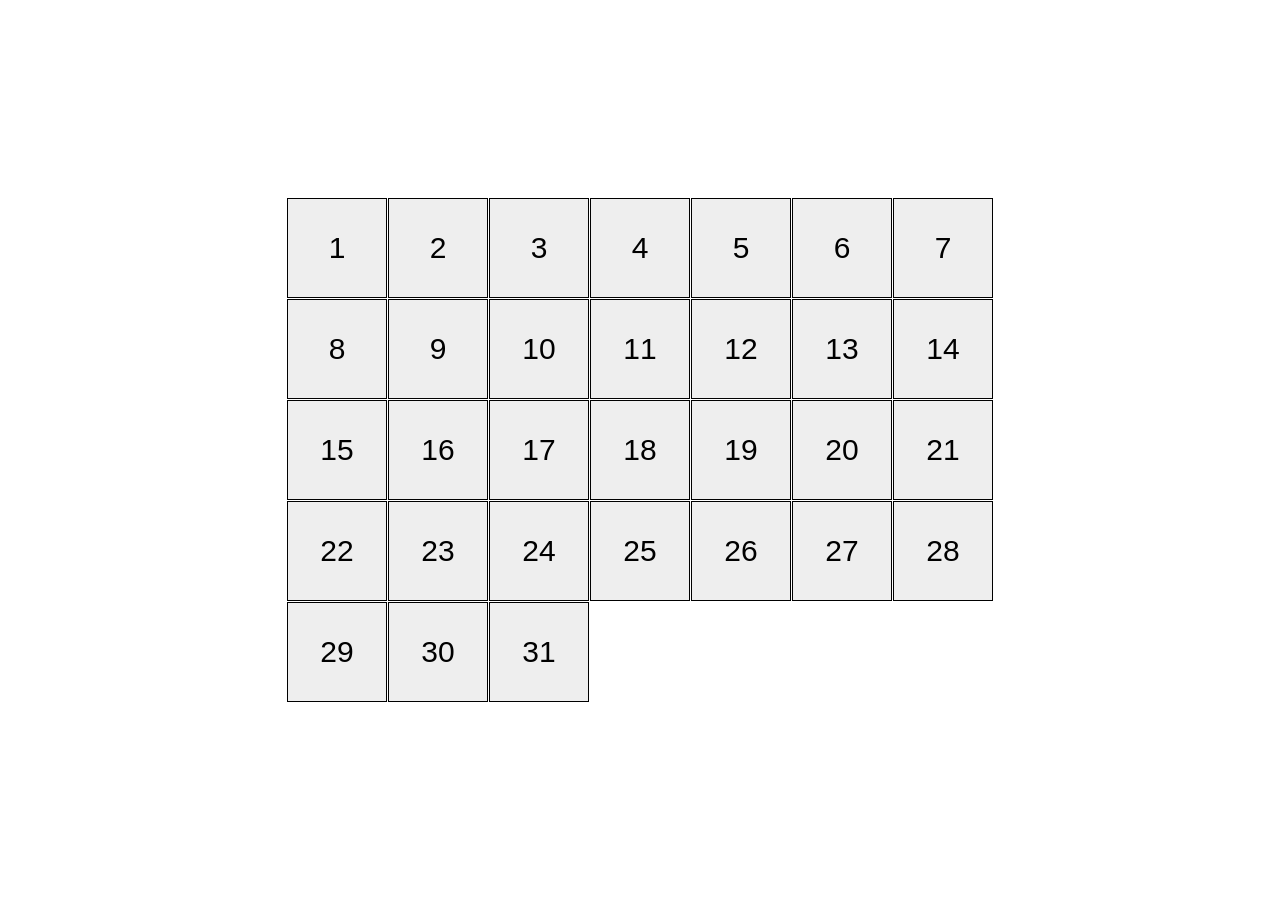
<file: index.html>
<!doctype html><html lang="en"><head><meta charset="utf-8"><meta name="viewport" content="width=device-width, initial-scale=1.0"><title>Calendar</title><link rel="stylesheet" href="index.ac5a9522.css"></head><body> <div class="calendar calendar--month-length-31 calendar--start-day-sun"> <div class="calendar__day"></div> <div class="calendar__day"></div> <div class="calendar__day"></div> <div class="calendar__day"></div> <div class="calendar__day"></div> <div class="calendar__day"></div> <div class="calendar__day"></div> <div class="calendar__day"></div> <div class="calendar__day"></div> <div class="calendar__day"></div> <div class="calendar__day"></div> <div class="calendar__day"></div> <div class="calendar__day"></div> <div class="calendar__day"></div> <div class="calendar__day"></div> <div class="calendar__day"></div> <div class="calendar__day"></div> <div class="calendar__day"></div> <div class="calendar__day"></div> <div class="calendar__day"></div> <div class="calendar__day"></div> <div class="calendar__day"></div> <div class="calendar__day"></div> <div class="calendar__day"></div> <div class="calendar__day"></div> <div class="calendar__day"></div> <div class="calendar__day"></div> <div class="calendar__day"></div> <div class="calendar__day"></div> <div class="calendar__day"></div> <div class="calendar__day"></div> </div> </body></html>
</file>
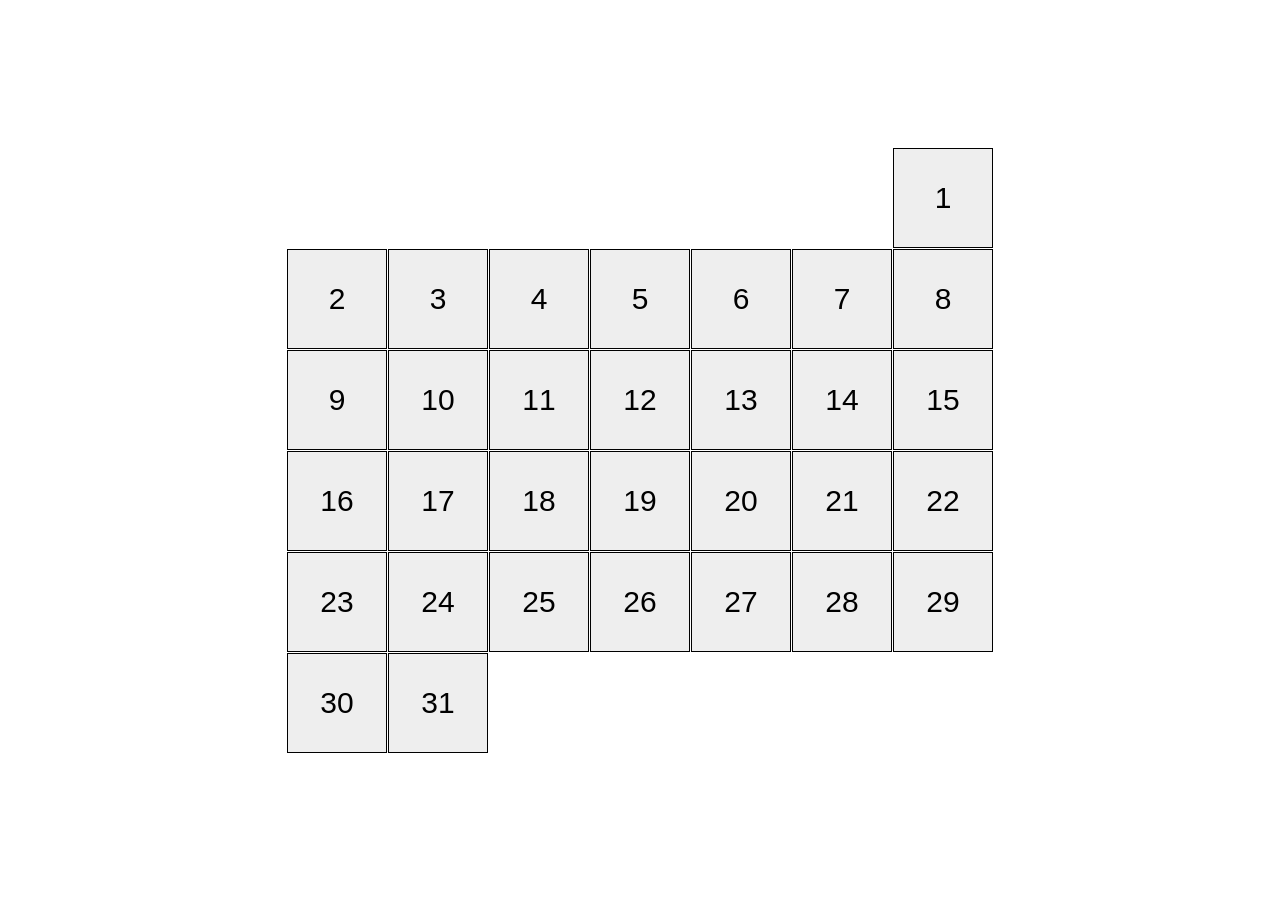
<file: dist/index.html>
<!doctype html><html lang="en"><head><meta charset="utf-8"><meta name="viewport" content="width=device-width, initial-scale=1.0"><title>Calendar</title><link rel="stylesheet" href="index.71eb9db7.css"></head><body> <div class="calendar calendar--month-length-31 calendar--start-day-sun"> <div class="calendar__day"></div> <div class="calendar__day"></div> <div class="calendar__day"></div> <div class="calendar__day"></div> <div class="calendar__day"></div> <div class="calendar__day"></div> <div class="calendar__day"></div> <div class="calendar__day"></div> <div class="calendar__day"></div> <div class="calendar__day"></div> <div class="calendar__day"></div> <div class="calendar__day"></div> <div class="calendar__day"></div> <div class="calendar__day"></div> <div class="calendar__day"></div> <div class="calendar__day"></div> <div class="calendar__day"></div> <div class="calendar__day"></div> <div class="calendar__day"></div> <div class="calendar__day"></div> <div class="calendar__day"></div> <div class="calendar__day"></div> <div class="calendar__day"></div> <div class="calendar__day"></div> <div class="calendar__day"></div> <div class="calendar__day"></div> <div class="calendar__day"></div> <div class="calendar__day"></div> <div class="calendar__day"></div> <div class="calendar__day"></div> <div class="calendar__day"></div> </div> </body></html>
</file>
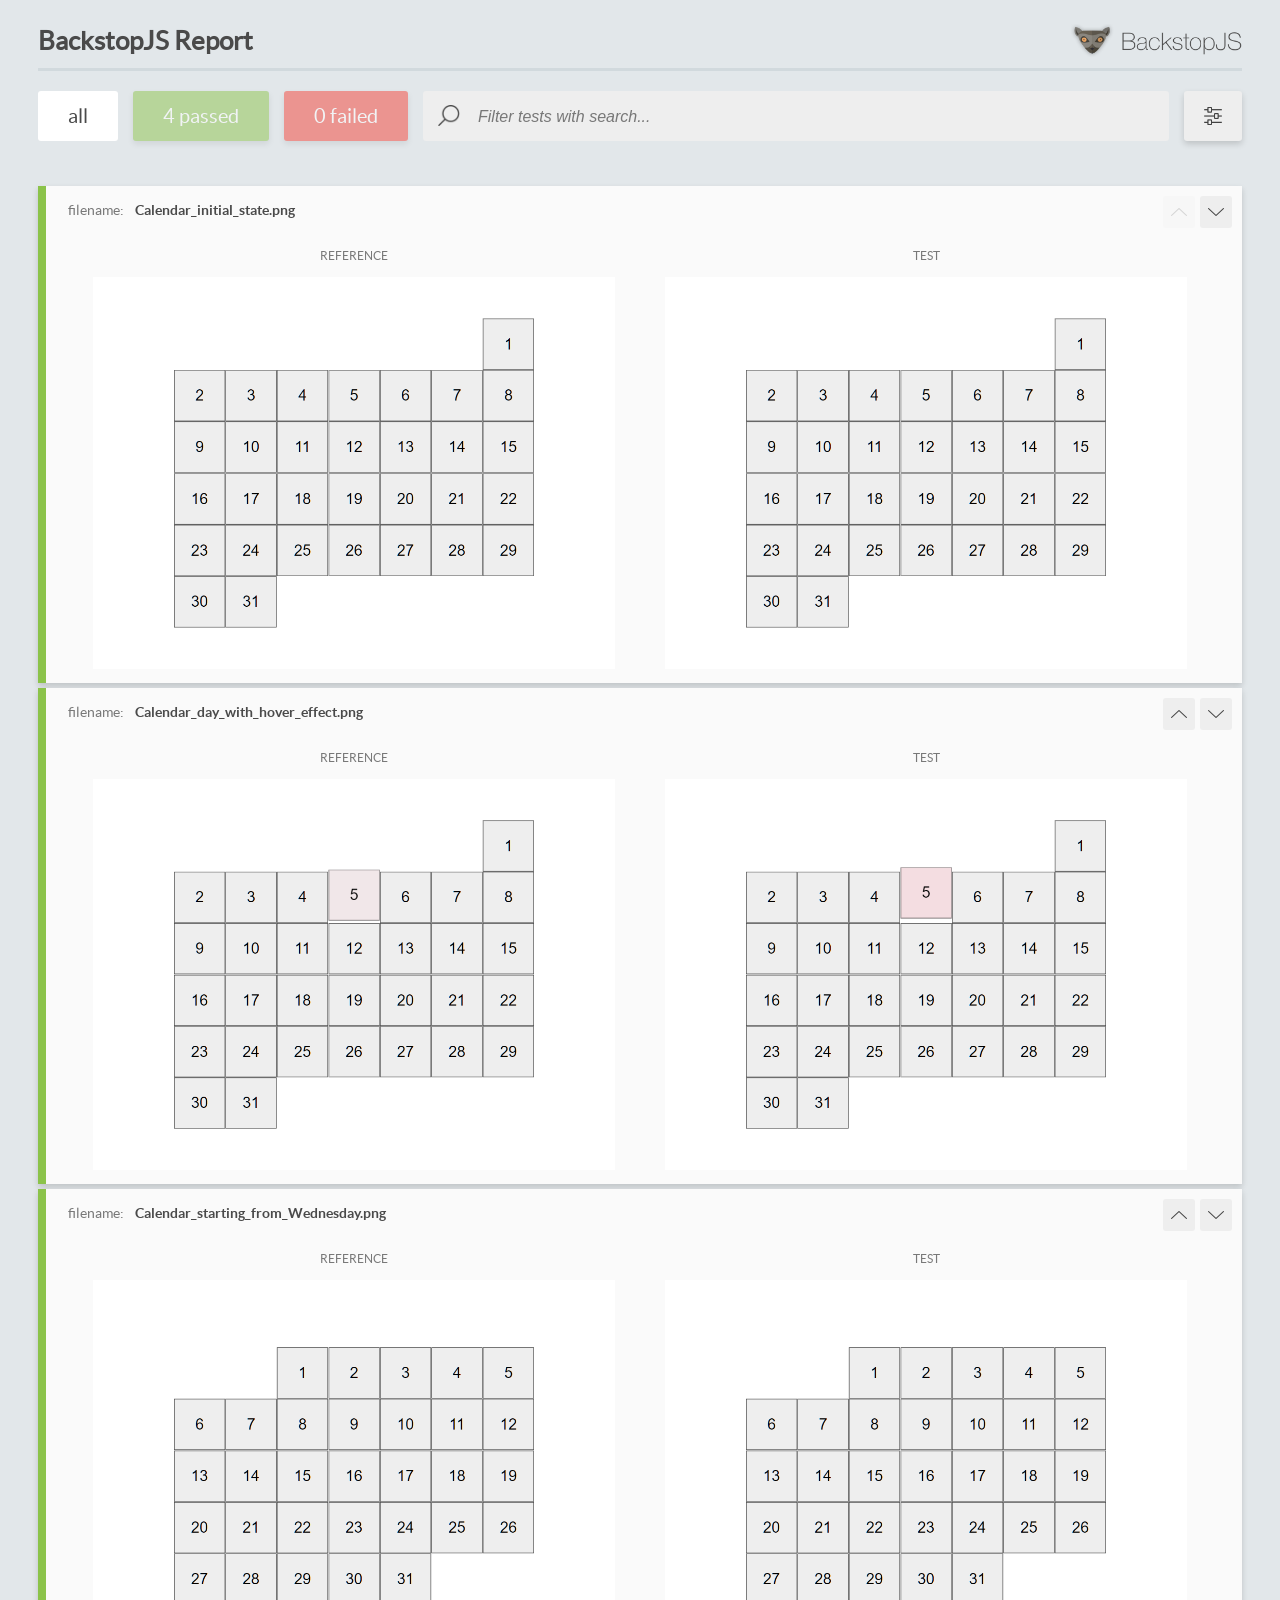
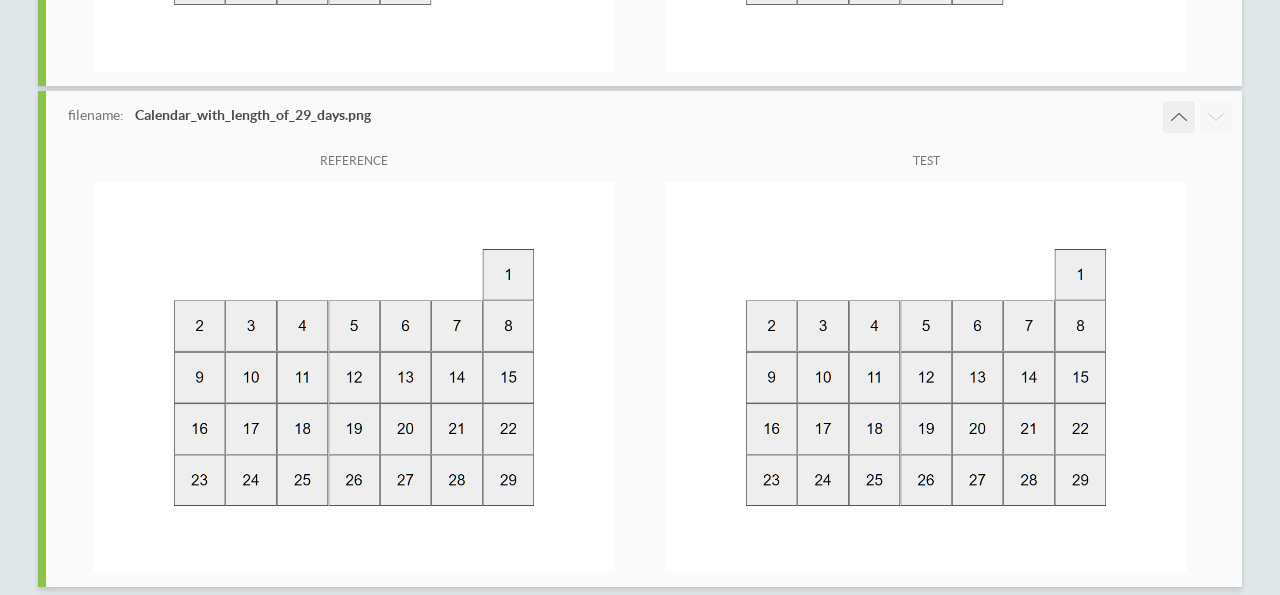
<file: report/html_report/index.html>
<!DOCTYPE html>
<html>
  <head>
    <meta charset="utf-8">
    <!-- Disable Cache -->
    <meta http-equiv="Cache-Control" content="no-cache, no-store, must-revalidate">
    <meta http-equiv="Pragma" content="no-cache">
    <meta http-equiv="Expires" content="0">

    <title>BackstopJS Report</title>

    <style>
      @font-face {
          font-family: 'latoregular';
          src: url('./assets/fonts/lato-regular-webfont.woff2') format('woff2'),
              url('./assets/fonts/lato-regular-webfont.woff') format('woff');
          font-weight: 400;
          font-style: normal;
      }
      @font-face {
          font-family: 'latobold';
          src: url('./assets/fonts/lato-bold-webfont.woff2') format('woff2'),
              url('./assets/fonts/lato-bold-webfont.woff') format('woff');
          font-weight: 700;
          font-style: normal;
      }

      .ReactModal__Body--open {
          overflow: hidden;
      }
      .ReactModal__Body--open .header {
        display: none;
      }

    </style>
  </head>
  <body style="background-color: #E2E7EA">
    <div id="root">

    </div>
    <script>
      function report (report) { // eslint-disable-line no-unused-vars
        window.tests = report;
      }
    </script>
    <script src="config.js"></script>
    <script src="index_bundle.js"></script>
  </body>
</html>
</file>
<file: index.ac5a9522.css>
.calendar{box-sizing:border-box;flex-wrap:wrap;gap:1px;width:726px;padding:10px;display:flex}.calendar__day{box-sizing:border-box;background-color:#eee;border:1px solid #000;width:100px;height:100px;transition:all .5s}.calendar__day:hover{cursor:pointer;background-color:#ffbfcb;transform:translateY(-20px)}.calendar__day:before{justify-content:center;align-items:center;width:100%;height:100%;font-family:Arial,sans-serif;font-size:30px;display:flex}.calendar__day:first-child:before{content:"1"}.calendar__day:nth-child(2):before{content:"2"}.calendar__day:nth-child(3):before{content:"3"}.calendar__day:nth-child(4):before{content:"4"}.calendar__day:nth-child(5):before{content:"5"}.calendar__day:nth-child(6):before{content:"6"}.calendar__day:nth-child(7):before{content:"7"}.calendar__day:nth-child(8):before{content:"8"}.calendar__day:nth-child(9):before{content:"9"}.calendar__day:nth-child(10):before{content:"10"}.calendar__day:nth-child(11):before{content:"11"}.calendar__day:nth-child(12):before{content:"12"}.calendar__day:nth-child(13):before{content:"13"}.calendar__day:nth-child(14):before{content:"14"}.calendar__day:nth-child(15):before{content:"15"}.calendar__day:nth-child(16):before{content:"16"}.calendar__day:nth-child(17):before{content:"17"}.calendar__day:nth-child(18):before{content:"18"}.calendar__day:nth-child(19):before{content:"19"}.calendar__day:nth-child(20):before{content:"20"}.calendar__day:nth-child(21):before{content:"21"}.calendar__day:nth-child(22):before{content:"22"}.calendar__day:nth-child(23):before{content:"23"}.calendar__day:nth-child(24):before{content:"24"}.calendar__day:nth-child(25):before{content:"25"}.calendar__day:nth-child(26):before{content:"26"}.calendar__day:nth-child(27):before{content:"27"}.calendar__day:nth-child(28):before{content:"28"}.calendar__day:nth-child(29):before{content:"29"}.calendar__day:nth-child(30):before{content:"30"}.calendar__day:nth-child(31):before{content:"31"}.calendar--start-day-sun .calendar__day:first-child{margin-left:0}.calendar--start-day-mon .calendar__day:first-child{margin-left:101px}.calendar--start-day-tue .calendar__day:first-child{margin-left:202px}.calendar--start-day-wed .calendar__day:first-child{margin-left:303px}.calendar--start-day-thu .calendar__day:first-child{margin-left:404px}.calendar--start-day-fri .calendar__day:first-child{margin-left:505px}.calendar--start-day-sat .calendar__day:first-child{margin-left:606px}.calendar--month-length-28 .calendar__day:nth-child(n+29),.calendar--month-length-29 .calendar__day:nth-child(n+30),.calendar--month-length-30 .calendar__day:nth-child(n+31),.calendar--month-length-31 .calendar__day:nth-child(n+32){display:none}body{justify-content:center;align-items:center;min-height:100vh;margin:0;display:flex}
/*# sourceMappingURL=index.ac5a9522.css.map */
</file>
<file: dist/index.71eb9db7.css>
.calendar{box-sizing:border-box;flex-wrap:wrap;gap:1px;width:726px;padding:10px;display:flex}.calendar__day{box-sizing:border-box;background-color:#eee;border:1px solid #000;width:100px;height:100px;transition:all .5s}.calendar__day:hover{cursor:pointer;background-color:#ffbfcb;transform:translateY(-20px)}.calendar__day:before{justify-content:center;align-items:center;width:100%;height:100%;font-family:Arial,sans-serif;font-size:30px;display:flex}.calendar__day:first-child:before{content:"1"}.calendar__day:nth-child(2):before{content:"2"}.calendar__day:nth-child(3):before{content:"3"}.calendar__day:nth-child(4):before{content:"4"}.calendar__day:nth-child(5):before{content:"5"}.calendar__day:nth-child(6):before{content:"6"}.calendar__day:nth-child(7):before{content:"7"}.calendar__day:nth-child(8):before{content:"8"}.calendar__day:nth-child(9):before{content:"9"}.calendar__day:nth-child(10):before{content:"10"}.calendar__day:nth-child(11):before{content:"11"}.calendar__day:nth-child(12):before{content:"12"}.calendar__day:nth-child(13):before{content:"13"}.calendar__day:nth-child(14):before{content:"14"}.calendar__day:nth-child(15):before{content:"15"}.calendar__day:nth-child(16):before{content:"16"}.calendar__day:nth-child(17):before{content:"17"}.calendar__day:nth-child(18):before{content:"18"}.calendar__day:nth-child(19):before{content:"19"}.calendar__day:nth-child(20):before{content:"20"}.calendar__day:nth-child(21):before{content:"21"}.calendar__day:nth-child(22):before{content:"22"}.calendar__day:nth-child(23):before{content:"23"}.calendar__day:nth-child(24):before{content:"24"}.calendar__day:nth-child(25):before{content:"25"}.calendar__day:nth-child(26):before{content:"26"}.calendar__day:nth-child(27):before{content:"27"}.calendar__day:nth-child(28):before{content:"28"}.calendar__day:nth-child(29):before{content:"29"}.calendar__day:nth-child(30):before{content:"30"}.calendar__day:nth-child(31):before{content:"31"}.calendar--start-day-mon .calendar__day:first-child{margin-left:0}.calendar--start-day-tue .calendar__day:first-child{margin-left:101px}.calendar--start-day-wed .calendar__day:first-child{margin-left:202px}.calendar--start-day-thu .calendar__day:first-child{margin-left:303px}.calendar--start-day-fri .calendar__day:first-child{margin-left:404px}.calendar--start-day-sat .calendar__day:first-child{margin-left:505px}.calendar--start-day-sun .calendar__day:first-child{margin-left:606px}.calendar--month-length-28 .calendar__day:nth-child(n+29),.calendar--month-length-29 .calendar__day:nth-child(n+30),.calendar--month-length-30 .calendar__day:nth-child(n+31),.calendar--month-length-31 .calendar__day:nth-child(n+32){display:none}body{justify-content:center;align-items:center;min-height:100vh;margin:0;display:flex}
/*# sourceMappingURL=index.71eb9db7.css.map */
</file>
